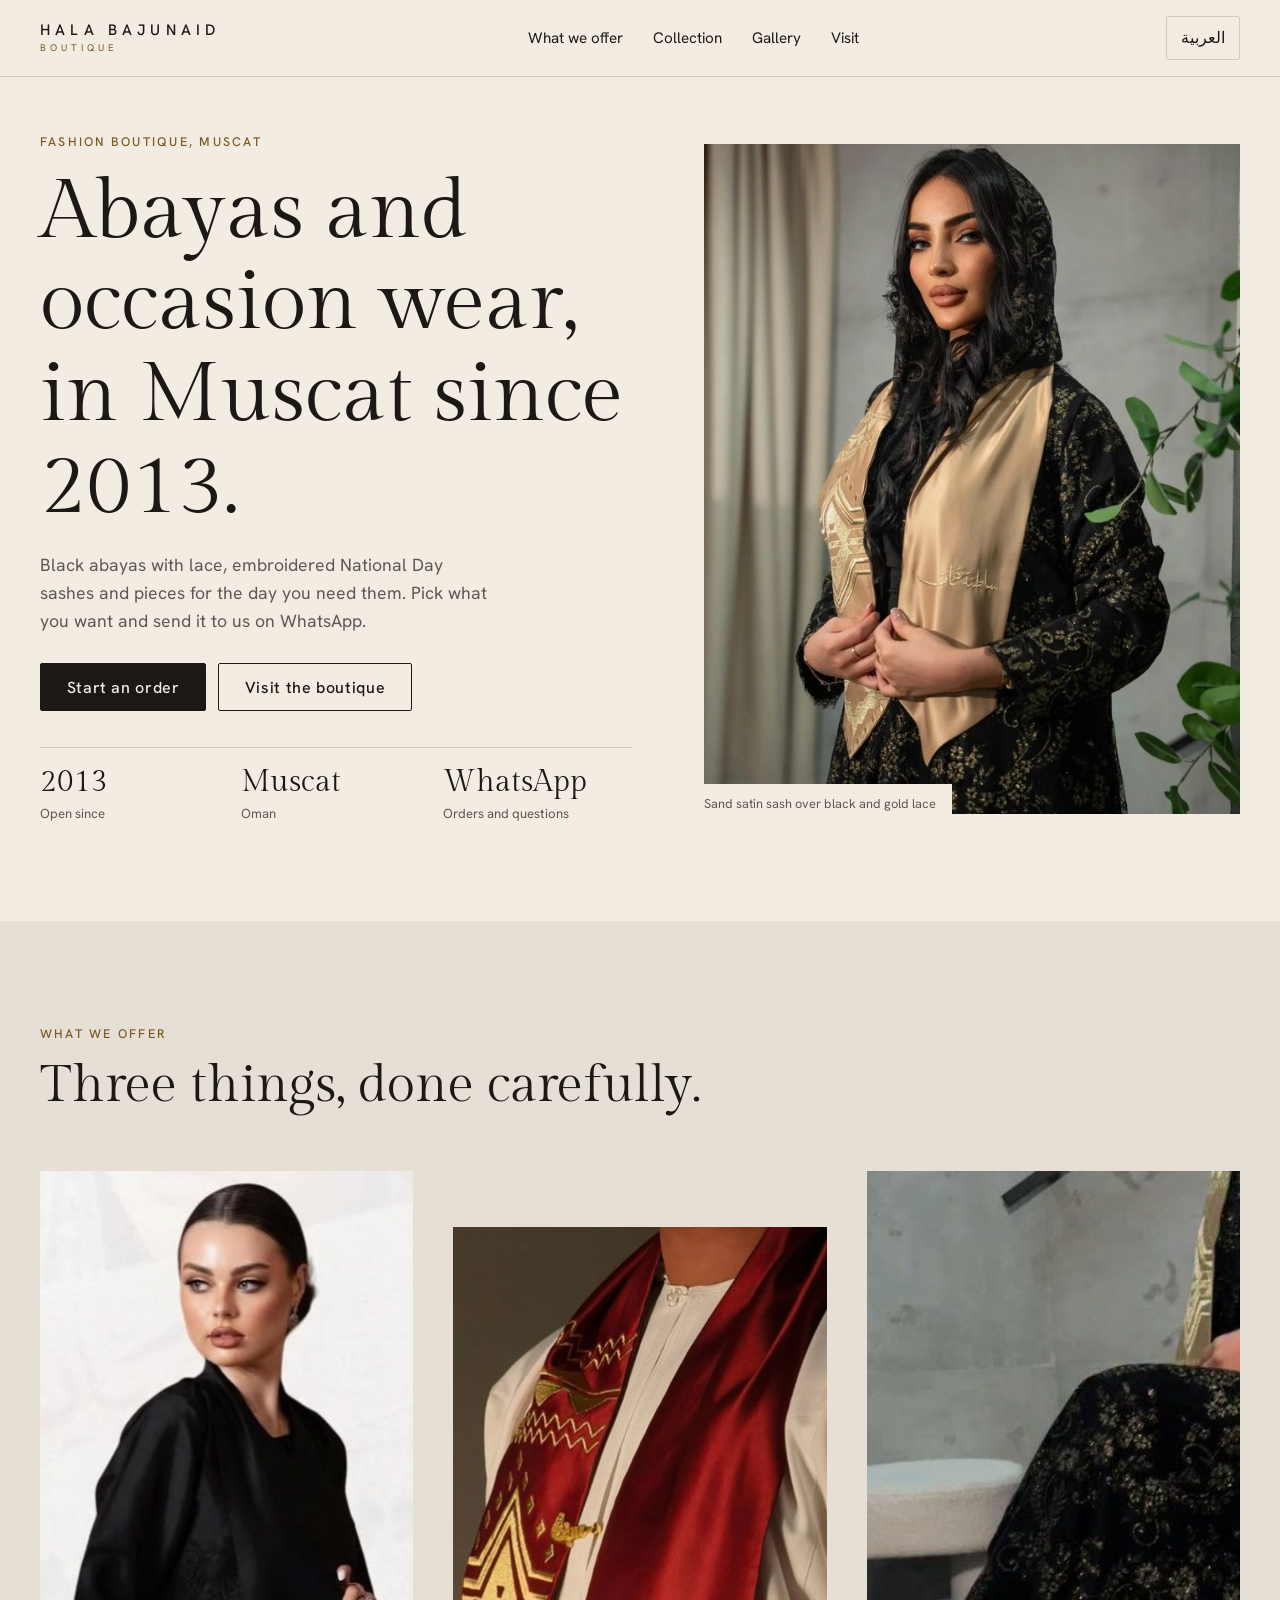
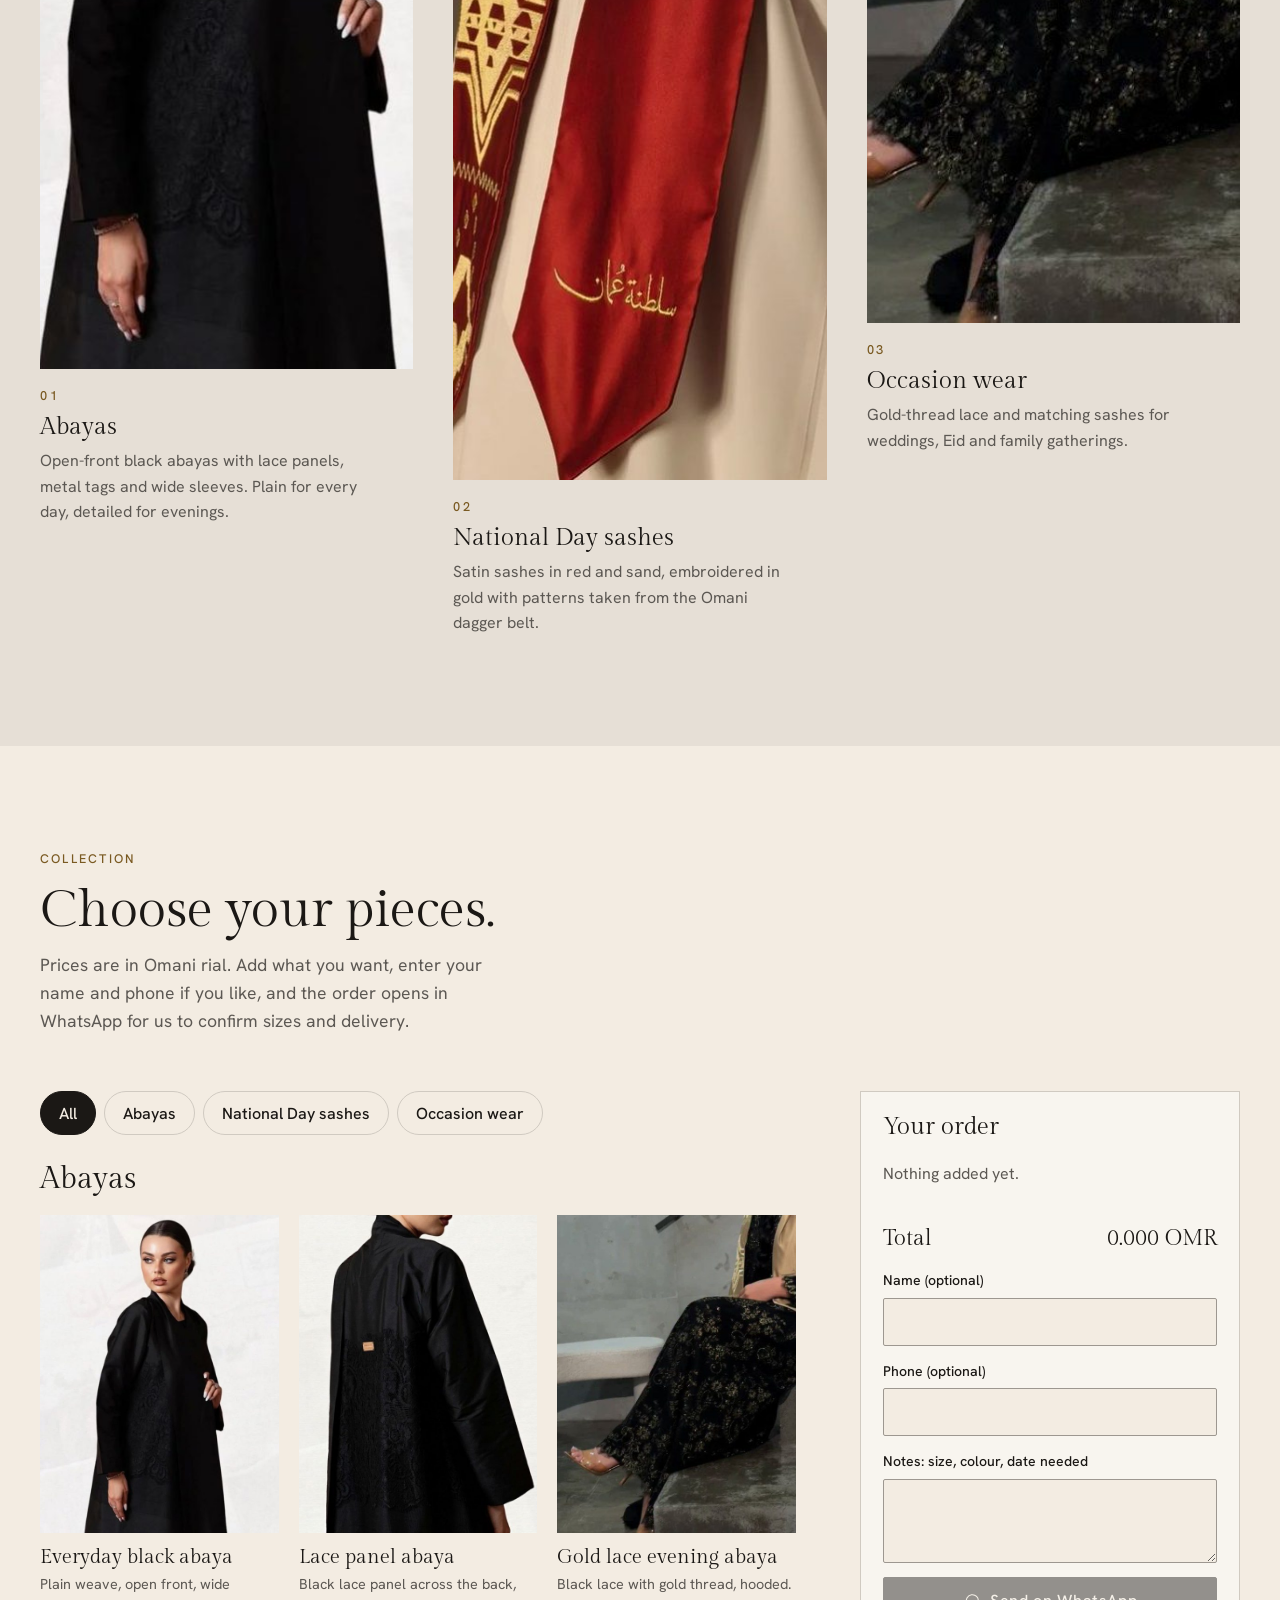
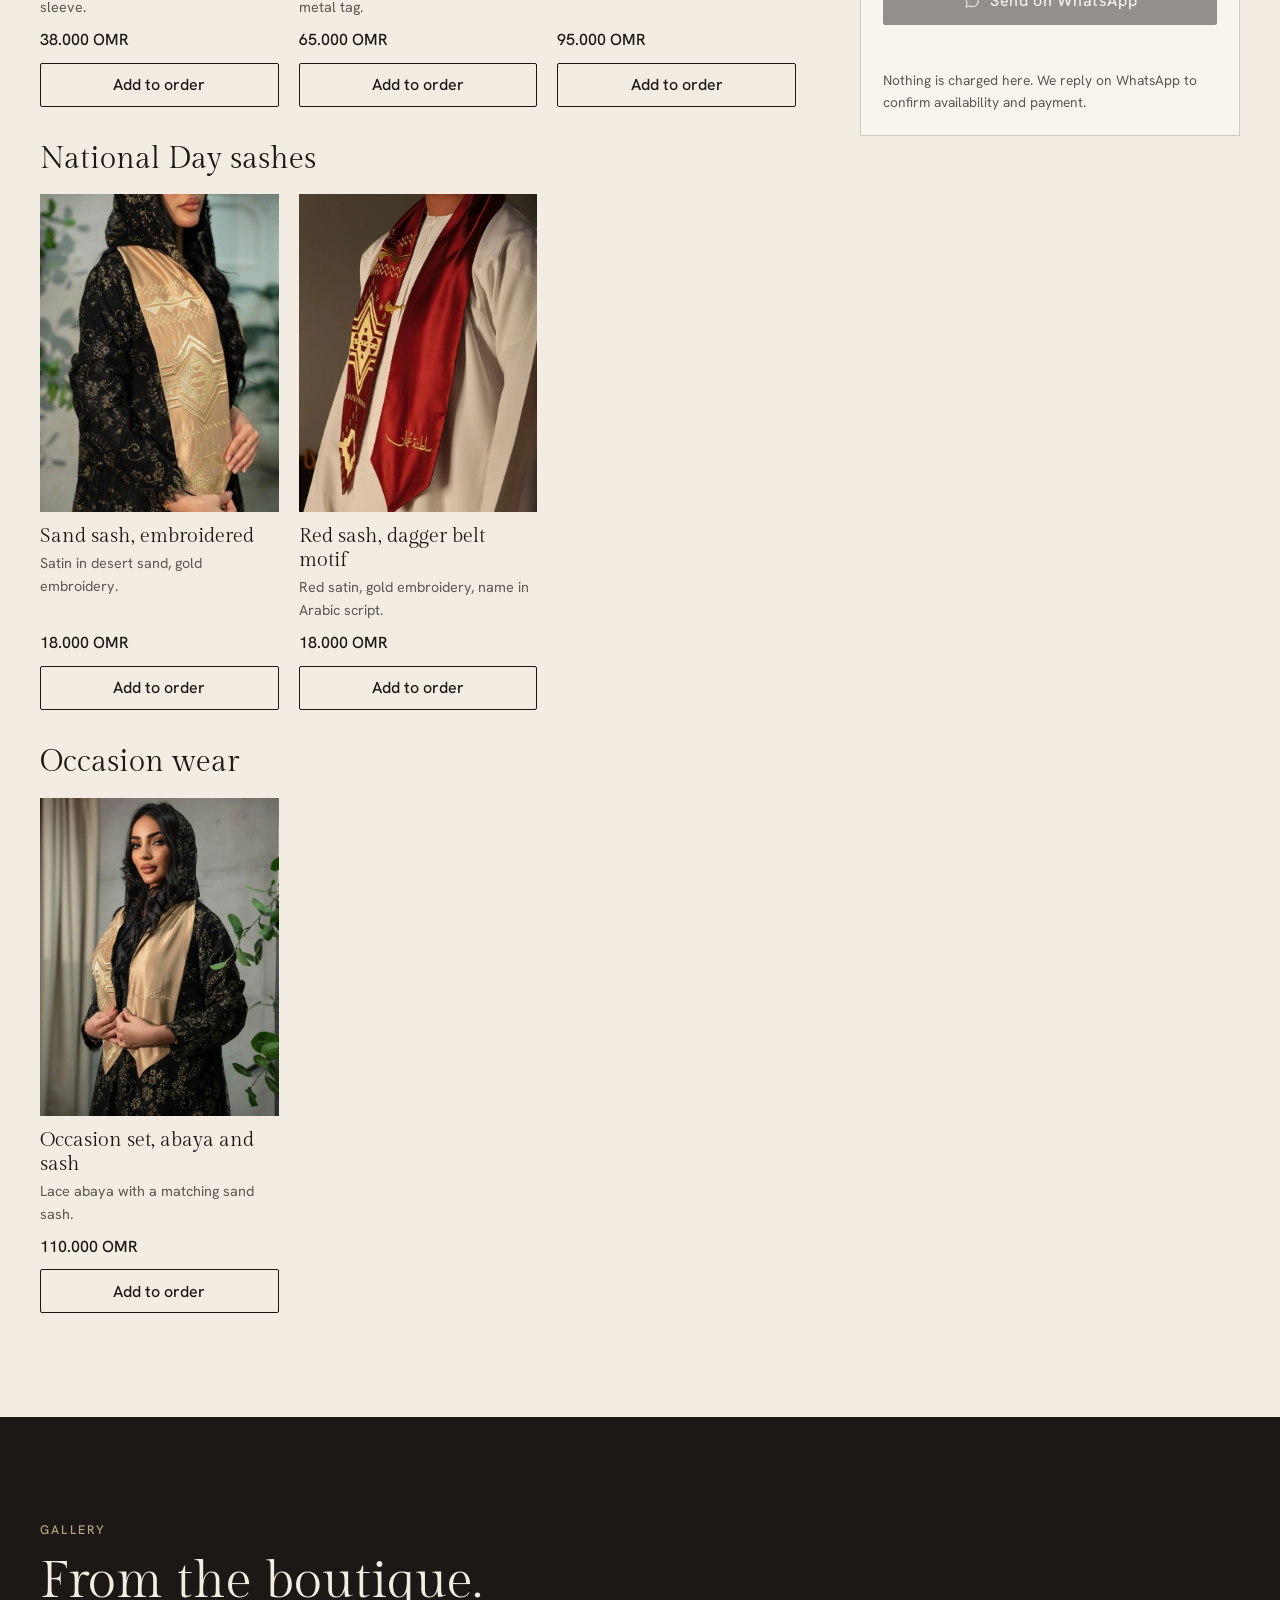
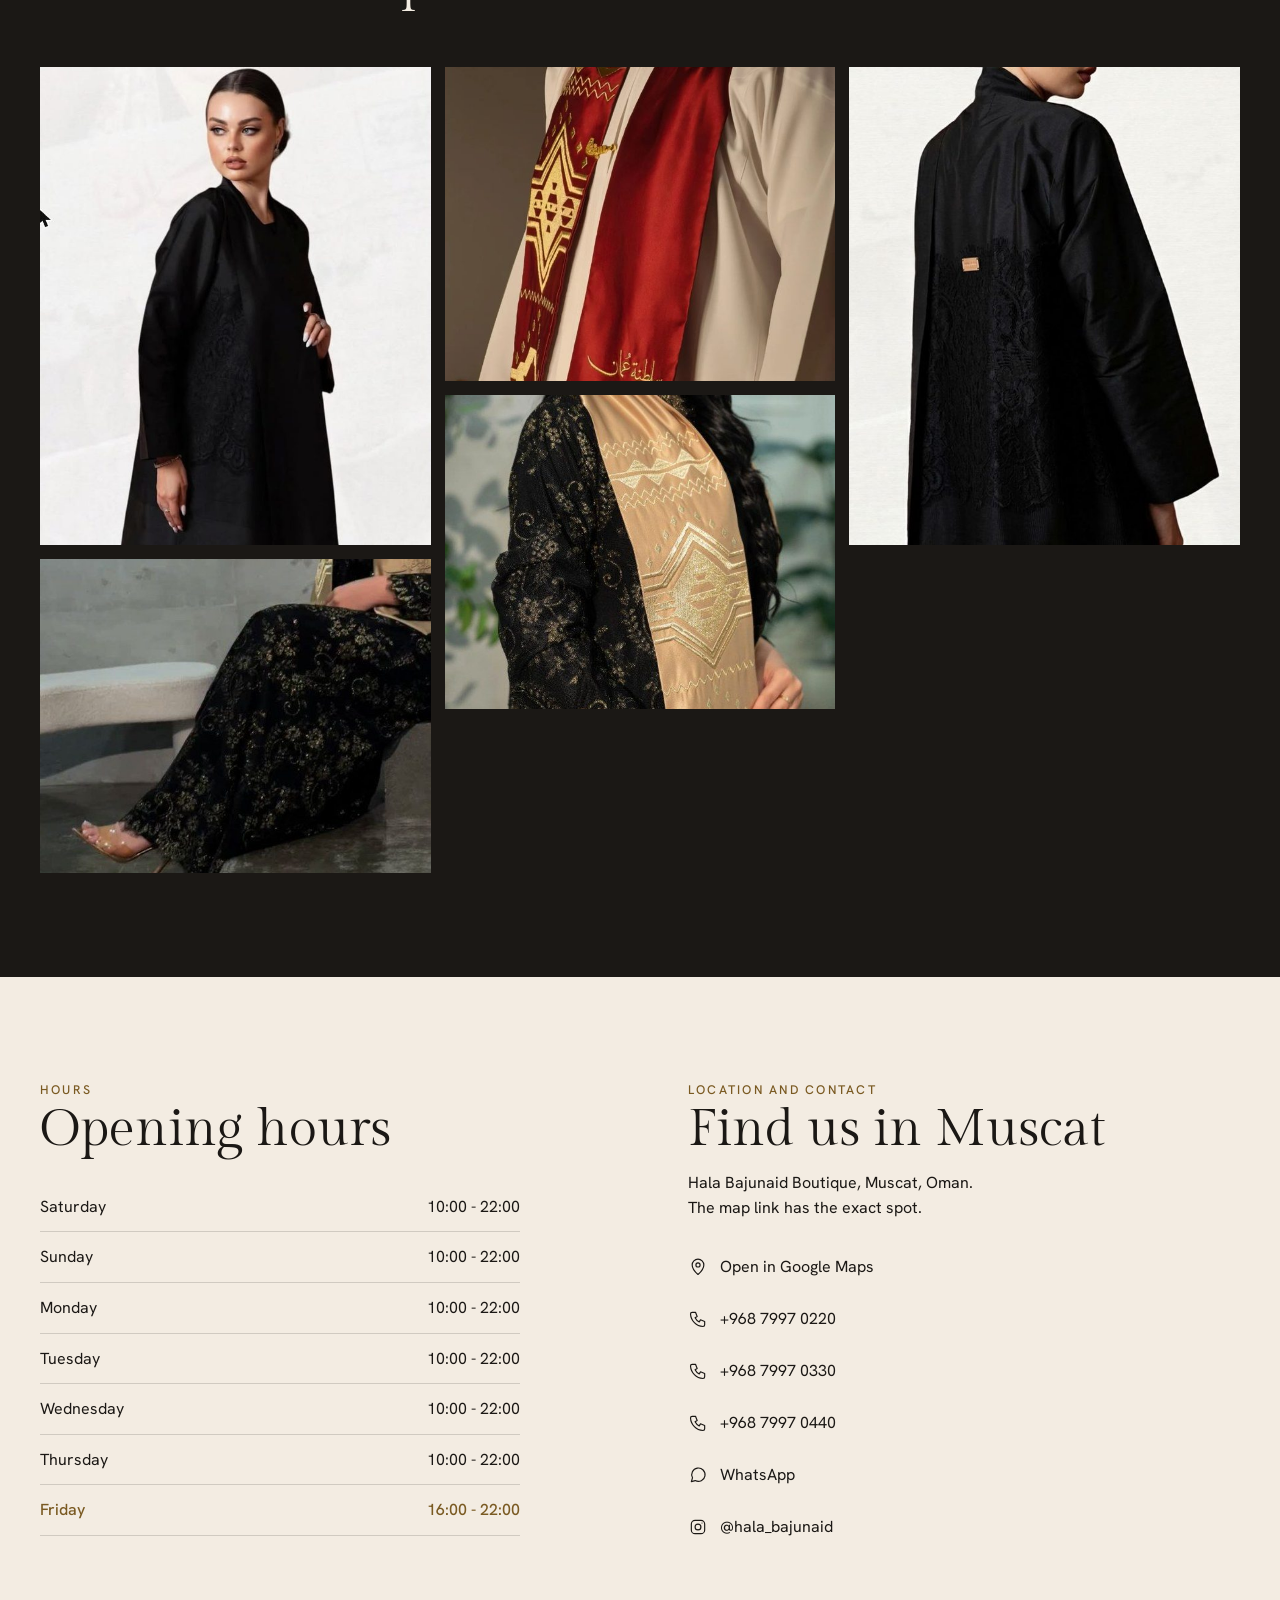
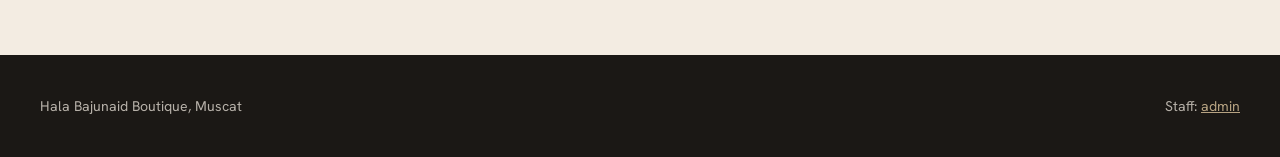
<file: index.html>
<!doctype html>
<html lang="en" dir="ltr">
<head>
<meta charset="utf-8">
<meta name="viewport" content="width=device-width,initial-scale=1,viewport-fit=cover">
<title>Hala Bajunaid Boutique | Abayas and occasion wear in Muscat</title>
<meta name="description" content="Hala Bajunaid Boutique, Muscat. Abayas, National Day sashes and occasion wear since 2013. Choose your pieces and send the order on WhatsApp.">
<meta name="theme-color" content="#F3ECE2">
<link rel="canonical" href="https://shajedulkarim.github.io/halabajunaid/">
<link rel="manifest" href="manifest.webmanifest?v=1">
<link rel="icon" href="favicon.svg?v=1" type="image/svg+xml">
<link rel="apple-touch-icon" href="assets/img/icon-180.png?v=1">
<meta property="og:type" content="website">
<meta property="og:site_name" content="Hala Bajunaid Boutique">
<meta property="og:title" content="Hala Bajunaid Boutique | Abayas and occasion wear in Muscat">
<meta property="og:description" content="Abayas, National Day sashes and occasion wear in Muscat since 2013. Order on WhatsApp.">
<meta property="og:url" content="https://shajedulkarim.github.io/halabajunaid/">
<meta property="og:image" content="https://shajedulkarim.github.io/halabajunaid/assets/img/og.jpg">
<meta name="twitter:card" content="summary_large_image">
<link rel="preconnect" href="https://fonts.googleapis.com">
<link rel="preconnect" href="https://fonts.gstatic.com" crossorigin>
<link rel="stylesheet" href="https://fonts.googleapis.com/css2?family=Amiri:wght@400;700&family=Gilda+Display&family=Hanken+Grotesk:wght@400;500;600&family=Tajawal:wght@400;500;700&display=swap">
<link rel="stylesheet" href="assets/css/tokens.css?v=2">
<link rel="stylesheet" href="assets/css/site.css?v=5">
<link rel="preload" as="image" href="assets/img/sm/sash-sand-hooded.jpg?v=1">
<script type="application/ld+json">
{"@context":"https://schema.org","@type":"ClothingStore","name":"Hala Bajunaid Boutique","alternateName":"هلا باجنيد","url":"https://shajedulkarim.github.io/halabajunaid/","image":"https://shajedulkarim.github.io/halabajunaid/assets/img/og.jpg","telephone":"+96879970220","foundingDate":"2013","description":"Fashion boutique in Muscat selling abayas, National Day sashes and occasion wear.","address":{"@type":"PostalAddress","addressLocality":"Muscat","addressCountry":"OM"},"hasMap":"https://goo.gl/maps/YRQ9DZ9wdyE2","sameAs":["https://www.instagram.com/hala_bajunaid/"],"currenciesAccepted":"OMR"}
</script>
</head>
<body>
<a class="sr" href="#main">Skip to content</a>
<div class="banner" id="banner" hidden></div>

<header class="top">
  <div class="wrap">
    <a class="logo" href="#top" aria-label="Hala Bajunaid Boutique"><b>HALA BAJUNAID</b><i data-i18n="logo_sub">BOUTIQUE</i></a>
    <nav class="main" aria-label="Main">
      <a href="#offer" data-i18n="nav_offer">What we offer</a>
      <a href="#collection" data-i18n="nav_collection">Collection</a>
      <a href="#gallery" data-i18n="nav_gallery">Gallery</a>
      <a href="#visit" data-i18n="nav_visit">Visit</a>
    </nav>
    <div class="top-actions">
      <button class="lang" id="lang" type="button" aria-label="Language">العربية</button>
      <button class="menu-btn" id="menuBtn" type="button" aria-expanded="false" aria-controls="sheet" aria-label="Menu">
        <svg class="ico" viewBox="0 0 24 24"><path d="M4 8h16M4 16h16"/></svg>
      </button>
    </div>
  </div>
</header>
<div class="sheet" id="sheet">
  <a href="#offer" data-i18n="nav_offer">What we offer</a>
  <a href="#collection" data-i18n="nav_collection">Collection</a>
  <a href="#gallery" data-i18n="nav_gallery">Gallery</a>
  <a href="#visit" data-i18n="nav_visit">Visit</a>
</div>

<main id="main">
<section class="hero" id="top">
  <div class="wrap">
    <div>
      <p class="eyebrow" data-i18n="hero_eyebrow">Fashion boutique, Muscat</p>
      <h1 data-i18n="hero_h1">Abayas and occasion wear, in Muscat since 2013.</h1>
      <p class="lede" data-i18n="hero_lede">Black abayas with lace, embroidered National Day sashes and pieces for the day you need them. Pick what you want and send it to us on WhatsApp.</p>
      <div class="cta">
        <a class="btn" href="#collection" data-i18n="cta_order">Start an order</a>
        <a class="btn ghost" href="#visit" data-i18n="cta_visit">Visit the boutique</a>
      </div>
      <div class="facts">
        <div><b>2013</b><span data-i18n="fact_since">Open since</span></div>
        <div><b data-i18n="fact_city">Muscat</b><span data-i18n="fact_country">Oman</span></div>
        <div><b>WhatsApp</b><span data-i18n="fact_orders">Orders and questions</span></div>
      </div>
    </div>
    <figure>
      <img id="heroImg" src="assets/img/sm/sash-sand-hooded.jpg?v=1" srcset="assets/img/sm/sash-sand-hooded.jpg?v=1 640w, assets/img/sash-sand-hooded.jpg?v=1 888w" sizes="(min-width:900px) 45vw, 100vw" width="888" height="1186" alt="Sand satin sash with gold embroidery worn over a black lace abaya" fetchpriority="high">
      <figcaption id="heroCap" data-i18n="hero_cap">Sand satin sash over black and gold lace</figcaption>
    </figure>
  </div>
</section>

<section class="s offer" id="offer">
  <div class="wrap">
    <div class="s-head">
      <p class="eyebrow" data-i18n="offer_eyebrow">What we offer</p>
      <h2 data-i18n="offer_h2">Three things, done carefully.</h2>
    </div>
    <div class="offer-grid">
      <article class="offer-card">
        <img loading="lazy" src="assets/img/sm/abaya-black-front.jpg?v=1" width="640" height="798" alt="Black abaya with a lace panel" data-i18n-alt="offer1_alt">
        <span class="num">01</span>
        <h3 data-i18n="offer1_t">Abayas</h3>
        <p data-i18n="offer1_d">Open-front black abayas with lace panels, metal tags and wide sleeves. Plain for every day, detailed for evenings.</p>
      </article>
      <article class="offer-card">
        <img loading="lazy" src="assets/img/sm/sash-red-thobe.jpg?v=1" width="640" height="853" alt="Red satin sash with gold embroidery" data-i18n-alt="offer2_alt">
        <span class="num">02</span>
        <h3 data-i18n="offer2_t">National Day sashes</h3>
        <p data-i18n="offer2_d">Satin sashes in red and sand, embroidered in gold with patterns taken from the Omani dagger belt.</p>
      </article>
      <article class="offer-card">
        <img loading="lazy" src="assets/img/sm/abaya-seated.jpg?v=1" width="640" height="752" alt="Black and gold lace abaya" data-i18n-alt="offer3_alt">
        <span class="num">03</span>
        <h3 data-i18n="offer3_t">Occasion wear</h3>
        <p data-i18n="offer3_d">Gold-thread lace and matching sashes for weddings, Eid and family gatherings.</p>
      </article>
    </div>
  </div>
</section>

<section class="s" id="collection">
  <div class="wrap">
    <div class="s-head">
      <p class="eyebrow" data-i18n="coll_eyebrow">Collection</p>
      <h2 data-i18n="coll_h2">Choose your pieces.</h2>
      <p class="lede" data-i18n="coll_lede">Prices are in Omani rial. Add what you want, enter your name and phone if you like, and the order opens in WhatsApp for us to confirm sizes and delivery.</p>
    </div>
    <div class="cat-layout">
      <div>
        <div class="chips" id="chips" role="group" aria-label="Categories"></div>
        <div id="catalogue" aria-live="polite"></div>
      </div>
      <aside class="order-panel" id="order" aria-labelledby="orderT">
        <h3 id="orderT" data-i18n="order_t">Your order</h3>
        <p class="empty-note" id="emptyNote" data-i18n="order_empty">Nothing added yet.</p>
        <ul class="lines" id="lines"></ul>
        <div class="total" id="totalRow" hidden><span data-i18n="total">Total</span><span id="total">0.000</span></div>
        <div class="field"><label for="cName" data-i18n="f_name">Name (optional)</label><input id="cName" autocomplete="name"></div>
        <div class="field"><label for="cPhone" data-i18n="f_phone">Phone (optional)</label><input id="cPhone" type="tel" inputmode="tel" autocomplete="tel"></div>
        <div class="field"><label for="cNote" data-i18n="f_note">Notes: size, colour, date needed</label><textarea id="cNote"></textarea></div>
        <button class="btn" id="send" type="button" disabled>
          <svg class="ico" viewBox="0 0 24 24"><path d="M4 20l1.4-4.6A8 8 0 1 1 8.7 18.7z"/></svg>
          <span data-i18n="send">Send on WhatsApp</span>
        </button>
        <p class="status" id="status" role="status"></p>
        <p class="note" data-i18n="order_note">Nothing is charged here. We reply on WhatsApp to confirm availability and payment.</p>
      </aside>
    </div>
  </div>
</section>

<section class="s gallery" id="gallery">
  <div class="wrap">
    <div class="s-head">
      <p class="eyebrow" data-i18n="gal_eyebrow">Gallery</p>
      <h2 data-i18n="gal_h2">From the boutique.</h2>
    </div>
    <div class="g-grid" id="gGrid"></div>
  </div>
</section>

<section class="s" id="visit">
  <div class="wrap visit-grid">
    <div>
      <p class="eyebrow" data-i18n="visit_eyebrow">Hours</p>
      <h2 data-i18n="visit_h2" style="margin-bottom:24px">Opening hours</h2>
      <table class="hours" id="hours"></table>
      <p class="rating" id="rating" hidden></p>
    </div>
    <div>
      <p class="eyebrow" data-i18n="loc_eyebrow">Location and contact</p>
      <h2 data-i18n="loc_h2" style="margin-bottom:8px">Find us in Muscat</h2>
      <p class="addr" data-i18n="loc_addr">Hala Bajunaid Boutique, Muscat, Oman. The map link has the exact spot.</p>
      <ul class="contact-list">
        <li><a href="https://goo.gl/maps/YRQ9DZ9wdyE2" rel="noopener" target="_blank"><svg class="ico" viewBox="0 0 24 24"><path d="M12 21s7-6.2 7-11.5A7 7 0 0 0 5 9.5C5 14.8 12 21 12 21z"/><circle cx="12" cy="9.5" r="2.5"/></svg><span data-i18n="map">Open in Google Maps</span></a></li>
        <li><a href="tel:+96879970220"><svg class="ico" viewBox="0 0 24 24"><path d="M5 4h4l2 5-2.5 1.5a11 11 0 0 0 5 5L15 13l5 2v4a2 2 0 0 1-2 2A16 16 0 0 1 3 6a2 2 0 0 1 2-2z"/></svg><span dir="ltr">+968 7997 0220</span></a></li>
        <li><a href="tel:+96879970330"><svg class="ico" viewBox="0 0 24 24"><path d="M5 4h4l2 5-2.5 1.5a11 11 0 0 0 5 5L15 13l5 2v4a2 2 0 0 1-2 2A16 16 0 0 1 3 6a2 2 0 0 1 2-2z"/></svg><span dir="ltr">+968 7997 0330</span></a></li>
        <li><a href="tel:+96879970440"><svg class="ico" viewBox="0 0 24 24"><path d="M5 4h4l2 5-2.5 1.5a11 11 0 0 0 5 5L15 13l5 2v4a2 2 0 0 1-2 2A16 16 0 0 1 3 6a2 2 0 0 1 2-2z"/></svg><span dir="ltr">+968 7997 0440</span></a></li>
        <li><a href="https://wa.me/96879970220" rel="noopener" target="_blank"><svg class="ico" viewBox="0 0 24 24"><path d="M4 20l1.4-4.6A8 8 0 1 1 8.7 18.7z"/></svg><span>WhatsApp</span></a></li>
        <li><a href="https://www.instagram.com/hala_bajunaid/" rel="noopener" target="_blank"><svg class="ico" viewBox="0 0 24 24"><rect x="4" y="4" width="16" height="16" rx="4.5"/><circle cx="12" cy="12" r="3.5"/><path d="M16.8 7.2h.01"/></svg><span dir="ltr">@hala_bajunaid</span></a></li>
      </ul>
    </div>
  </div>
</section>
</main>

<a class="bar" id="bar" href="#order"><span><span id="barCount">0</span> <span data-i18n="bar_items">items</span></span><b id="barTotal">0.000</b><span data-i18n="bar_view">View order</span></a>

<footer>
  <div class="wrap">
    <span>Hala Bajunaid Boutique, Muscat</span>
    <span><span data-i18n="foot_staff">Staff</span>: <a href="admin/">admin</a></span>
  </div>
</footer>

<dialog class="lb" id="lb"><button type="button" id="lbClose" aria-label="Close">&times;</button><img id="lbImg" alt=""><p id="lbCap"></p></dialog>

<script src="config.js?v=1"></script>
<script src="assets/js/defaults.js?v=1"></script>
<script src="assets/js/site.js?v=1"></script>
</body>
</html>
</file>
<file: assets/css/tokens.css>
:root{
  /* Four brand colours. Everything else is derived from these. */
  --ink:#1B1815;
  --gold:#7A5A22;
  --sand:#F3ECE2;
  --alert:#A3312B;

  --sand-2:color-mix(in srgb,var(--ink) 6%,var(--sand));
  --sand-3:color-mix(in srgb,var(--ink) 12%,var(--sand));
  --muted:color-mix(in srgb,var(--ink) 70%,var(--sand));
  --line:color-mix(in srgb,var(--ink) 16%,var(--sand));
  --gold-on-dark:color-mix(in srgb,var(--gold) 50%,var(--sand));
  --sand-muted:color-mix(in srgb,var(--sand) 72%,var(--ink));
  --paper:color-mix(in srgb,var(--sand) 55%,#fff);

  /* Admin order-status colours (distinct, all >= 4.5:1 on paper) */
  --st-new:#244F7D;
  --st-preparing:#8A5A00;
  --st-ready:#216A41;
  --st-done:#57514A;
  --st-cancelled:var(--alert);

  --f-head:"Gilda Display","Iowan Old Style",Georgia,serif;
  --f-body:"Hanken Grotesk","Helvetica Neue",Arial,sans-serif;
  --r:2px;
  --ease:cubic-bezier(.2,.7,.2,1);
}
:lang(ar){--f-head:"Amiri",serif;--f-body:"Tajawal","Hanken Grotesk",sans-serif}
*,*::before,*::after{box-sizing:border-box}
html{-webkit-text-size-adjust:100%;scroll-behavior:smooth}
body{margin:0;background:var(--sand);color:var(--ink);font:400 1rem/1.6 var(--f-body)}
img{max-width:100%;display:block}
button,input,select,textarea{font:inherit;color:inherit}
:focus-visible{outline:2px solid var(--gold);outline-offset:2px}
.sr{position:absolute;width:1px;height:1px;overflow:hidden;clip:rect(0 0 0 0);white-space:nowrap}
@media (prefers-reduced-motion:reduce){html{scroll-behavior:auto}*{animation:none!important;transition:none!important}}
</file>
<file: assets/css/site.css>
/* Hala Bajunaid boutique: public site. Mobile first. */
.wrap{width:100%;max-width:1240px;margin-inline:auto;padding-inline:20px}
h1,h2,h3{font-family:var(--f-head);font-weight:400;line-height:1.1;margin:0}
:lang(ar) h1,:lang(ar) h2,:lang(ar) h3{line-height:1.35;letter-spacing:0}
h2{font-size:clamp(2rem,6vw,3.25rem)}
h3{font-size:1.5rem}
p{margin:0}
.eyebrow{font-size:.78rem;letter-spacing:.18em;text-transform:uppercase;color:var(--gold);font-weight:500}
:lang(ar) .eyebrow{letter-spacing:0;font-size:.9rem}
.lede{font-size:1.1rem;color:var(--muted);max-width:46ch}
a{color:inherit}
.link{color:var(--gold);text-underline-offset:3px}

/* buttons */
.btn{display:inline-flex;align-items:center;justify-content:center;gap:.6rem;min-height:48px;padding:0 1.6rem;border:1px solid var(--ink);background:var(--ink);color:var(--sand);text-decoration:none;font-weight:500;letter-spacing:.04em;cursor:pointer;border-radius:var(--r);transition:background .2s,color .2s}
.btn:hover{background:var(--gold);border-color:var(--gold)}
.btn.ghost{background:transparent;color:var(--ink)}
.btn.ghost:hover{background:var(--ink);color:var(--sand);border-color:var(--ink)}
.btn[disabled]{opacity:.45;cursor:not-allowed}
.btn svg{width:18px;height:18px;flex:none}
.ico{width:20px;height:20px;fill:none;stroke:currentColor;stroke-width:1.4;stroke-linecap:round;stroke-linejoin:round}

/* banner + header */
.banner{background:var(--ink);color:var(--sand);text-align:center;padding:10px 20px;font-size:.92rem}
.banner[hidden]{display:none}
header.top{position:sticky;top:0;z-index:30;background:color-mix(in srgb,var(--sand) 94%,transparent);backdrop-filter:blur(8px);border-bottom:1px solid var(--line)}
.top .wrap{display:flex;align-items:center;justify-content:space-between;min-height:64px;gap:16px}
.logo{display:block;text-decoration:none;line-height:1}
.logo svg{height:22px;width:auto;display:block}
.logo b{display:block;font:500 .95rem/1 var(--f-body);letter-spacing:.34em}
.logo i{display:block;font:400 .6rem/1 var(--f-body);letter-spacing:.42em;margin-top:5px;font-style:normal;color:var(--gold)}
:lang(ar) .logo b,:lang(ar) .logo i{letter-spacing:.12em}
nav.main{display:none}
.top-actions{display:flex;align-items:center;gap:8px}
.lang{min-height:44px;min-width:44px;padding:0 14px;background:none;border:1px solid var(--line);border-radius:var(--r);cursor:pointer;font-weight:500}
.lang:hover{border-color:var(--ink)}
.menu-btn{min-width:44px;min-height:44px;background:none;border:1px solid var(--line);border-radius:var(--r);cursor:pointer;display:grid;place-items:center}
.sheet{position:fixed;inset:0;top:65px;background:var(--sand);z-index:29;padding:24px 20px;display:none;flex-direction:column;gap:4px}
.sheet.open{display:flex}
.sheet a{font:400 1.7rem/1 var(--f-head);text-decoration:none;padding:14px 0;border-bottom:1px solid var(--line);min-height:44px}
@media (min-width:900px){
  nav.main{display:flex;gap:30px}
  nav.main a{text-decoration:none;font-size:.95rem;padding:10px 0;position:relative}
  nav.main a::after{content:"";position:absolute;inset-inline:0;bottom:4px;height:1px;background:var(--gold);transform:scaleX(0);transition:transform .25s var(--ease)}
  nav.main a:hover::after{transform:scaleX(1)}
  .menu-btn{display:none}
  .top .wrap{min-height:76px}
}

/* hero */
.hero{padding:28px 0 56px}
.hero .wrap{display:grid;gap:32px}
.hero h1{font-size:clamp(2.4rem,9.6vw,5.2rem);margin:14px 0 18px}
.hero .cta{display:flex;flex-wrap:wrap;gap:12px;margin-top:28px}
.hero figure{margin:0;position:relative;aspect-ratio:4/5;background:var(--sand-3);overflow:hidden}
.hero figure img{width:100%;height:100%;object-fit:cover;object-position:50% 20%}
.hero figcaption{position:absolute;inset-inline-start:0;bottom:0;background:var(--sand);padding:10px 16px 0 0;font-size:.8rem;color:var(--muted)}
:lang(ar) .hero figcaption{padding:10px 0 0 16px}
.facts{display:grid;grid-template-columns:1fr 1fr 1fr;gap:12px;border-top:1px solid var(--line);margin-top:36px;padding-top:18px}
.facts b{display:block;font:400 1.5rem/1.1 var(--f-head)}
.facts span{font-size:.82rem;color:var(--muted)}
@media (min-width:900px){
  .hero{padding:56px 0 96px}
  .hero .wrap{grid-template-columns:1.05fr .95fr;gap:72px;align-items:center}
  .hero figure{aspect-ratio:4/5;max-height:78vh}
  .facts b{font-size:1.9rem}
}

/* sections */
section.s{padding:64px 0}
.s-head{display:grid;gap:12px;margin-bottom:36px}
@media (min-width:900px){section.s{padding:104px 0}.s-head{margin-bottom:56px}}

/* offer */
.offer{background:var(--sand-2)}
.offer-grid{display:flex;gap:14px;overflow-x:auto;scroll-snap-type:x mandatory;margin-inline:-20px;padding-inline:20px;padding-bottom:6px;scrollbar-width:none}
.offer-grid::-webkit-scrollbar{display:none}
.offer-card{flex:0 0 78%;scroll-snap-align:start}
.offer-card img{width:100%;aspect-ratio:1/1;object-position:50% 18%;object-fit:cover;background:var(--sand-3);margin-bottom:18px}
.offer-card p{color:var(--muted);margin-top:8px;max-width:38ch}
.offer-card .num{font:500 .8rem var(--f-body);letter-spacing:.2em;color:var(--gold);margin-bottom:10px;display:block}
@media (min-width:760px){.offer-card img{aspect-ratio:4/5}.offer-grid{display:grid;overflow:visible;margin-inline:0;padding-inline:0;grid-template-columns:repeat(3,1fr);gap:40px}.offer-card{flex:none}.offer-card:nth-child(2){margin-top:56px}}

/* catalogue + order */
.cat-layout{display:grid;gap:40px;grid-template-columns:minmax(0,1fr)}
.cat-layout>*{min-width:0}
.chips{display:flex;gap:8px;margin-bottom:24px;overflow-x:auto;scrollbar-width:none;margin-inline:-20px;padding-inline:20px;position:sticky;top:64px;z-index:5;background:var(--sand);padding-block:10px}
.chips::-webkit-scrollbar{display:none}
.chip{flex:none;white-space:nowrap}
@media (min-width:900px){.chips{position:static;flex-wrap:wrap;margin-inline:0;padding-inline:0;padding-block:0;margin-bottom:28px}}
.chip{min-height:44px;padding:0 18px;border:1px solid var(--line);background:transparent;border-radius:99px;cursor:pointer;font-weight:500}
.chip[aria-pressed="true"]{background:var(--ink);color:var(--sand);border-color:var(--ink)}
.cat-title{margin:36px 0 18px;font-size:1.9rem;display:flex;align-items:baseline;gap:12px}
.cat-title:first-child{margin-top:0}
.items{display:grid;grid-template-columns:repeat(2,1fr);gap:20px 14px}
.item{display:flex;flex-direction:column}
.item .ph{aspect-ratio:3/4;background:var(--sand-3);overflow:hidden;margin-bottom:12px;position:relative}
.item .ph img{width:100%;height:100%;object-fit:cover}
.item .ph.empty{display:grid;place-items:center;font:500 2.2rem var(--f-head);color:var(--gold)}
.item h3{font-size:1.25rem;line-height:1.2}
.item .d{color:var(--muted);font-size:.9rem;margin-top:4px;flex:1}
.item .price{font-weight:500;margin-top:8px;font-variant-numeric:tabular-nums}
.item .tag{position:absolute;top:8px;inset-inline-start:8px;background:var(--alert);color:var(--sand);font-size:.74rem;padding:3px 8px;letter-spacing:.06em}
.item.sold .ph img{filter:grayscale(1);opacity:.6}
.stepper{display:flex;align-items:center;margin-top:10px;border:1px solid var(--ink);width:max-content;border-radius:var(--r)}
.stepper button{width:44px;height:44px;background:none;border:0;cursor:pointer;font-size:1.3rem;line-height:1}
.stepper button:hover:not([disabled]){background:var(--ink);color:var(--sand)}
.stepper button[disabled]{opacity:.3;cursor:not-allowed}
.stepper output{min-width:34px;text-align:center;font-variant-numeric:tabular-nums}
.add{margin-top:10px;width:100%;min-height:44px;border:1px solid var(--ink);background:transparent;cursor:pointer;font-weight:500;border-radius:var(--r)}
.add:hover:not([disabled]){background:var(--ink);color:var(--sand)}
.add[disabled]{border-color:var(--line);color:var(--muted);cursor:not-allowed}
@media (min-width:640px){.items{grid-template-columns:repeat(3,1fr);gap:28px 20px}}

.order-panel{background:var(--paper);border:1px solid var(--line);padding:22px;align-self:start}
.order-panel h3{margin-bottom:14px}
.lines{list-style:none;margin:0 0 16px;padding:0}
.lines li{display:grid;grid-template-columns:1fr auto;gap:2px 12px;padding:12px 0;border-bottom:1px solid var(--line)}
.lines .n{font-weight:500}
.lines .q{color:var(--muted);font-size:.88rem}
.lines .p{font-variant-numeric:tabular-nums;text-align:end}
.lines .rm{grid-column:1/-1;justify-self:start;background:none;border:0;color:var(--gold);cursor:pointer;min-height:44px;padding:0;text-decoration:underline;text-underline-offset:3px}
.empty-note{color:var(--muted);padding:6px 0 18px}
.total{display:flex;justify-content:space-between;font:400 1.35rem var(--f-head);padding:6px 0 18px}
.field{display:grid;gap:6px;margin-bottom:14px}
.field label{font-size:.88rem;font-weight:500}
.field input,.field textarea{width:100%;min-height:48px;padding:10px 12px;border:1px solid color-mix(in srgb,var(--ink) 40%,var(--sand));background:var(--sand);border-radius:var(--r)}
.field textarea{min-height:84px;resize:vertical}
.field small{color:var(--muted)}
.order-panel .btn{width:100%}
.note{font-size:.86rem;color:var(--muted);margin-top:12px}
.status{margin-top:12px;font-size:.9rem;min-height:1.4em}
.status.err{color:var(--alert)}
.bar{position:fixed;inset-inline:0;bottom:0;z-index:25;background:var(--ink);color:var(--sand);display:none;align-items:center;justify-content:space-between;padding:10px 20px calc(10px + env(safe-area-inset-bottom));text-decoration:none;min-height:60px}
.bar.show{display:flex}
.bar b{font-variant-numeric:tabular-nums}
@media (min-width:1024px){
  .cat-layout{grid-template-columns:minmax(0,1fr) 380px;gap:64px}
  .order-panel{position:sticky;top:100px}
  .bar{display:none!important}
}

/* gallery */
.gallery{background:var(--ink);color:var(--sand)}
.gallery .eyebrow{color:var(--gold-on-dark)}
.g-grid{display:grid;grid-template-columns:repeat(2,1fr);gap:10px}
.g-grid button{padding:0;border:0;background:var(--ink);cursor:zoom-in;overflow:hidden;aspect-ratio:3/4;display:block}
.g-grid button{position:relative}
.g-grid img{position:absolute;inset:0;width:100%;height:100%;object-fit:cover;transition:transform .5s var(--ease)}
.g-grid button:hover img{transform:scale(1.04)}
@media (min-width:900px){
  .g-grid{grid-template-columns:repeat(6,1fr);grid-auto-rows:150px;gap:14px}
  .g-grid button{aspect-ratio:auto}
  .g-grid button:nth-child(1){grid-column:span 2;grid-row:span 3}
  .g-grid button:nth-child(2){grid-column:span 2;grid-row:span 2}
  .g-grid button:nth-child(3){grid-column:span 2;grid-row:span 3}
  .g-grid button:nth-child(4){grid-column:span 2;grid-row:span 2}
  .g-grid button:nth-child(5){grid-column:span 2;grid-row:span 2}
  .g-grid button:nth-child(6){grid-column:span 2;grid-row:span 2}
}
dialog.lb{border:0;padding:0;background:transparent;max-width:min(92vw,900px);max-height:92vh;color:var(--sand)}
dialog.lb::backdrop{background:color-mix(in srgb,var(--ink) 92%,transparent)}
dialog.lb img{max-height:82vh;width:auto;margin:auto;object-fit:contain}
dialog.lb p{text-align:center;padding-top:10px;font-size:.9rem}
dialog.lb button{position:absolute;top:-4px;inset-inline-end:0;min-width:44px;min-height:44px;background:var(--sand);border:0;cursor:pointer;font-size:1.4rem}

/* visit */
.visit-grid{display:grid;gap:40px}
.hours{width:100%;border-collapse:collapse;max-width:480px}
.hours th,.hours td{padding:12px 0;border-bottom:1px solid var(--line);text-align:start;font-weight:400}
.hours td{text-align:end;font-variant-numeric:tabular-nums}
.hours tr.today th,.hours tr.today td{font-weight:500;color:var(--gold)}
.hours .closed{color:var(--muted)}
.contact-list{list-style:none;margin:0;padding:0;display:grid;gap:4px}
.contact-list a,.contact-list span.row{display:flex;align-items:center;gap:12px;min-height:48px;text-decoration:none}
.contact-list a:hover{color:var(--gold)}
.addr{margin:12px 0 22px;max-width:34ch}
.rating{margin-top:16px;color:var(--muted)}
@media (min-width:900px){.visit-grid{grid-template-columns:1fr 1fr;gap:96px}}

footer{background:var(--ink);color:var(--sand-muted);padding:40px 0 calc(40px + 60px);font-size:.88rem}
footer .wrap{display:flex;flex-wrap:wrap;gap:16px;justify-content:space-between}
footer a{color:var(--gold-on-dark)}
@media (min-width:1024px){footer{padding-bottom:40px}}
</file>
